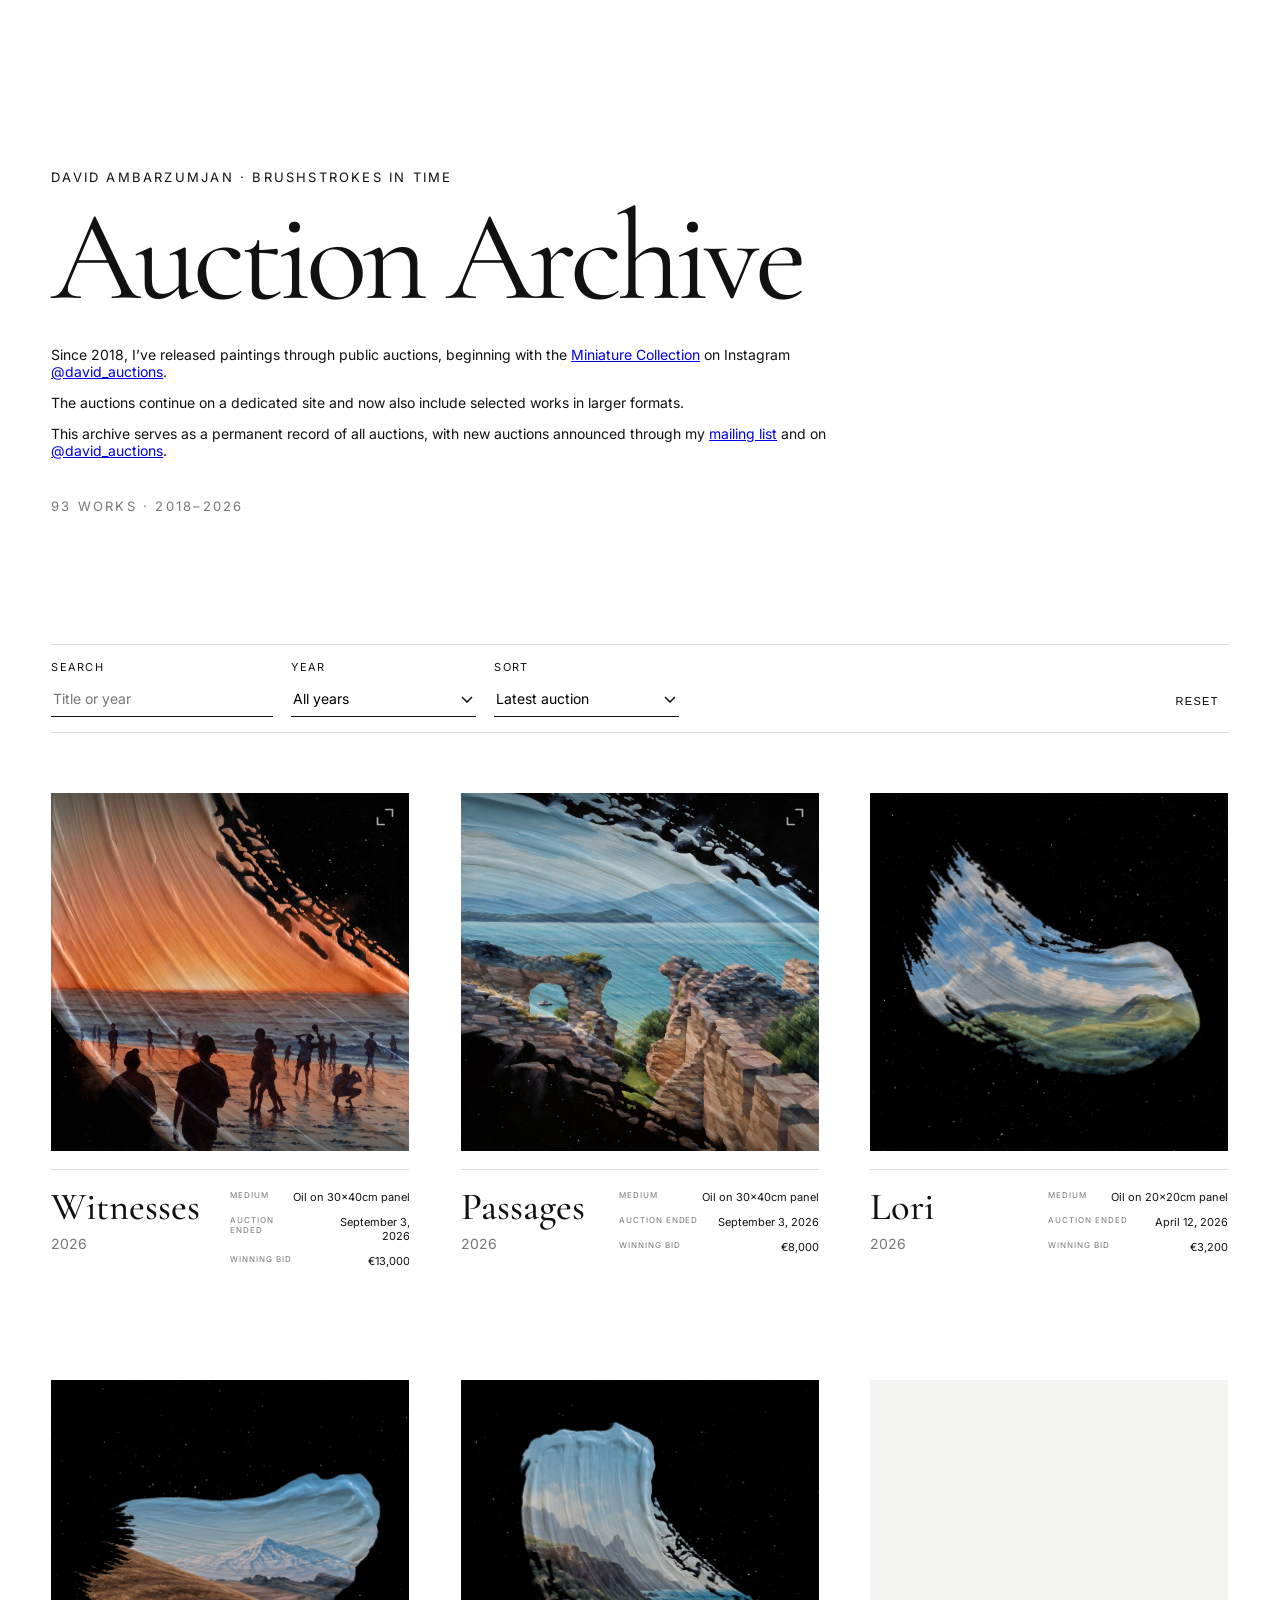
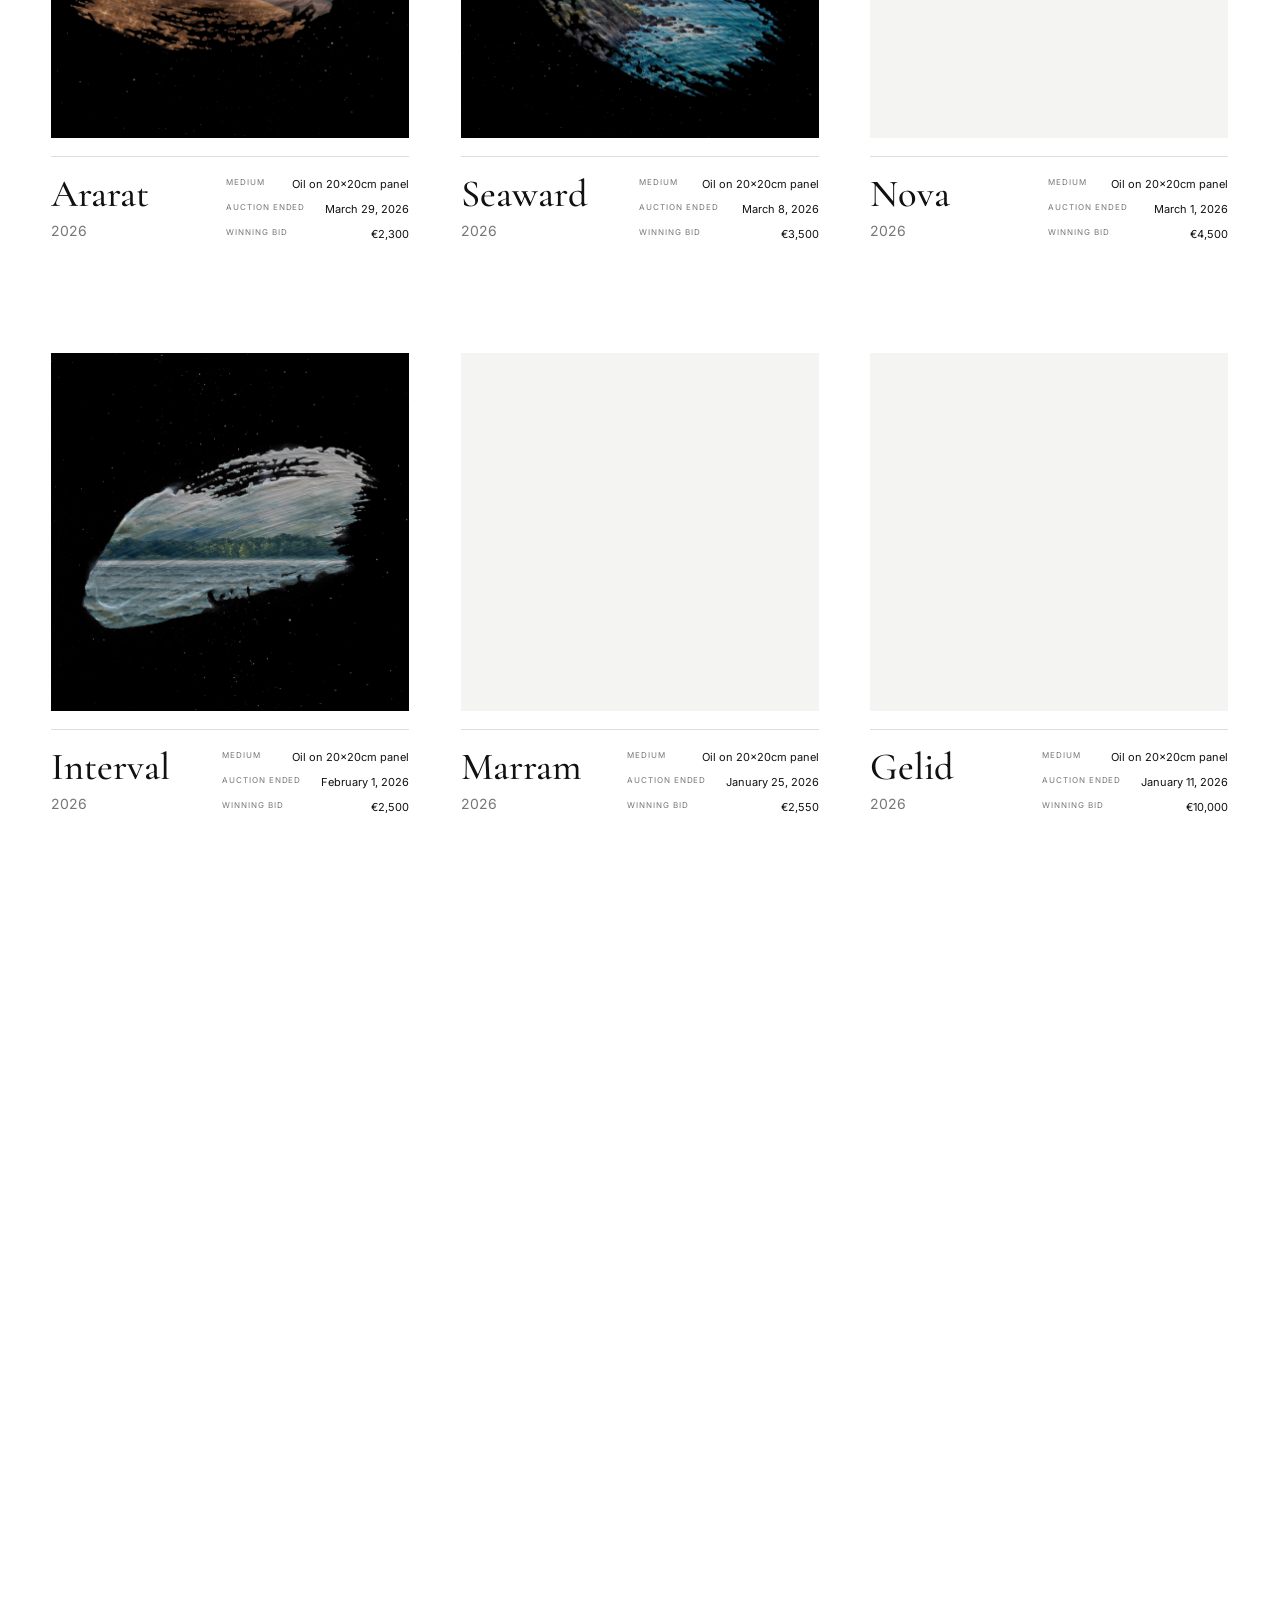
<file: index.html>
<!DOCTYPE html>

<html lang="en">
<head>
<meta content="noindex, nofollow" name="robots"/>
<meta charset="utf-8"/>
<meta content="width=device-width, initial-scale=1" name="viewport"/>
<title>Auction Archive — David Ambarzumjan</title>
<meta content="A permanent record of David Ambarzumjan's public painting auctions, with new auctions announced through his mailing list and on Instagram." name="description"/>
<link href="assets/styles.css" rel="stylesheet"/>
</head>
<body>
<main class="page-shell">
<header class="intro">
<p class="eyebrow">David Ambarzumjan · Brushstrokes in Time</p>
<h1>Auction Archive</h1>
<p class="description">Since 2018, I’ve released paintings through public auctions, beginning with the <a href="https://david-ambarzumjan.com/brushstrokes-in-time-miniature-collection">Miniature Collection</a> on Instagram <a href="https://www.instagram.com/david_auctions/">@david_auctions</a>.</p>
<p class="description">The auctions continue on a dedicated site and now also include selected works in larger formats.</p>
<p class="description">This archive serves as a permanent record of all auctions, with new auctions announced through my <a href="https://david-ambarzumjan.com/mailing-list">mailing list</a> and on <a href="https://www.instagram.com/david_auctions/">@david_auctions</a>.</p>
<p aria-live="polite" class="count" id="count"></p>
</header>
<section aria-label="Archive filters" class="controls">
<label>Search<input id="search" placeholder="Title or year" type="search"/></label>
<div class="select-controls">
<label>Year<select id="year"><option value="all">All years</option></select></label>
<label>Sort <select id="sort"><option value="latest">Latest auction</option><option value="earliest">Earliest auction</option><option value="high">Highest auction result</option><option value="low">Lowest auction result</option></select></label>
</div>
<button id="reset" type="button">Reset</button></section>
<section aria-live="polite" class="archive" id="archive"></section>
<p class="empty" hidden="" id="empty">No works match those filters.</p>
<p class="empty" hidden="" id="load-error">Archive data could not be loaded.</p>
</main>
<dialog class="viewer" id="viewer" aria-labelledby="gallery-title">
<button aria-label="Close gallery" class="close" type="button">×</button>
<button aria-label="Previous image" class="gallery-nav previous" type="button">‹</button>
<figure class="viewer-content">
<div class="viewer-frame"><img alt=""/></div>
<figcaption class="viewer-caption"><p id="gallery-title"></p><span class="image-counter" aria-live="polite"></span></figcaption>
</figure>
<button aria-label="Next image" class="gallery-nav next" type="button">›</button>
</dialog>
<script defer="" src="assets/app.js"></script>
</body>
</html>
</file>
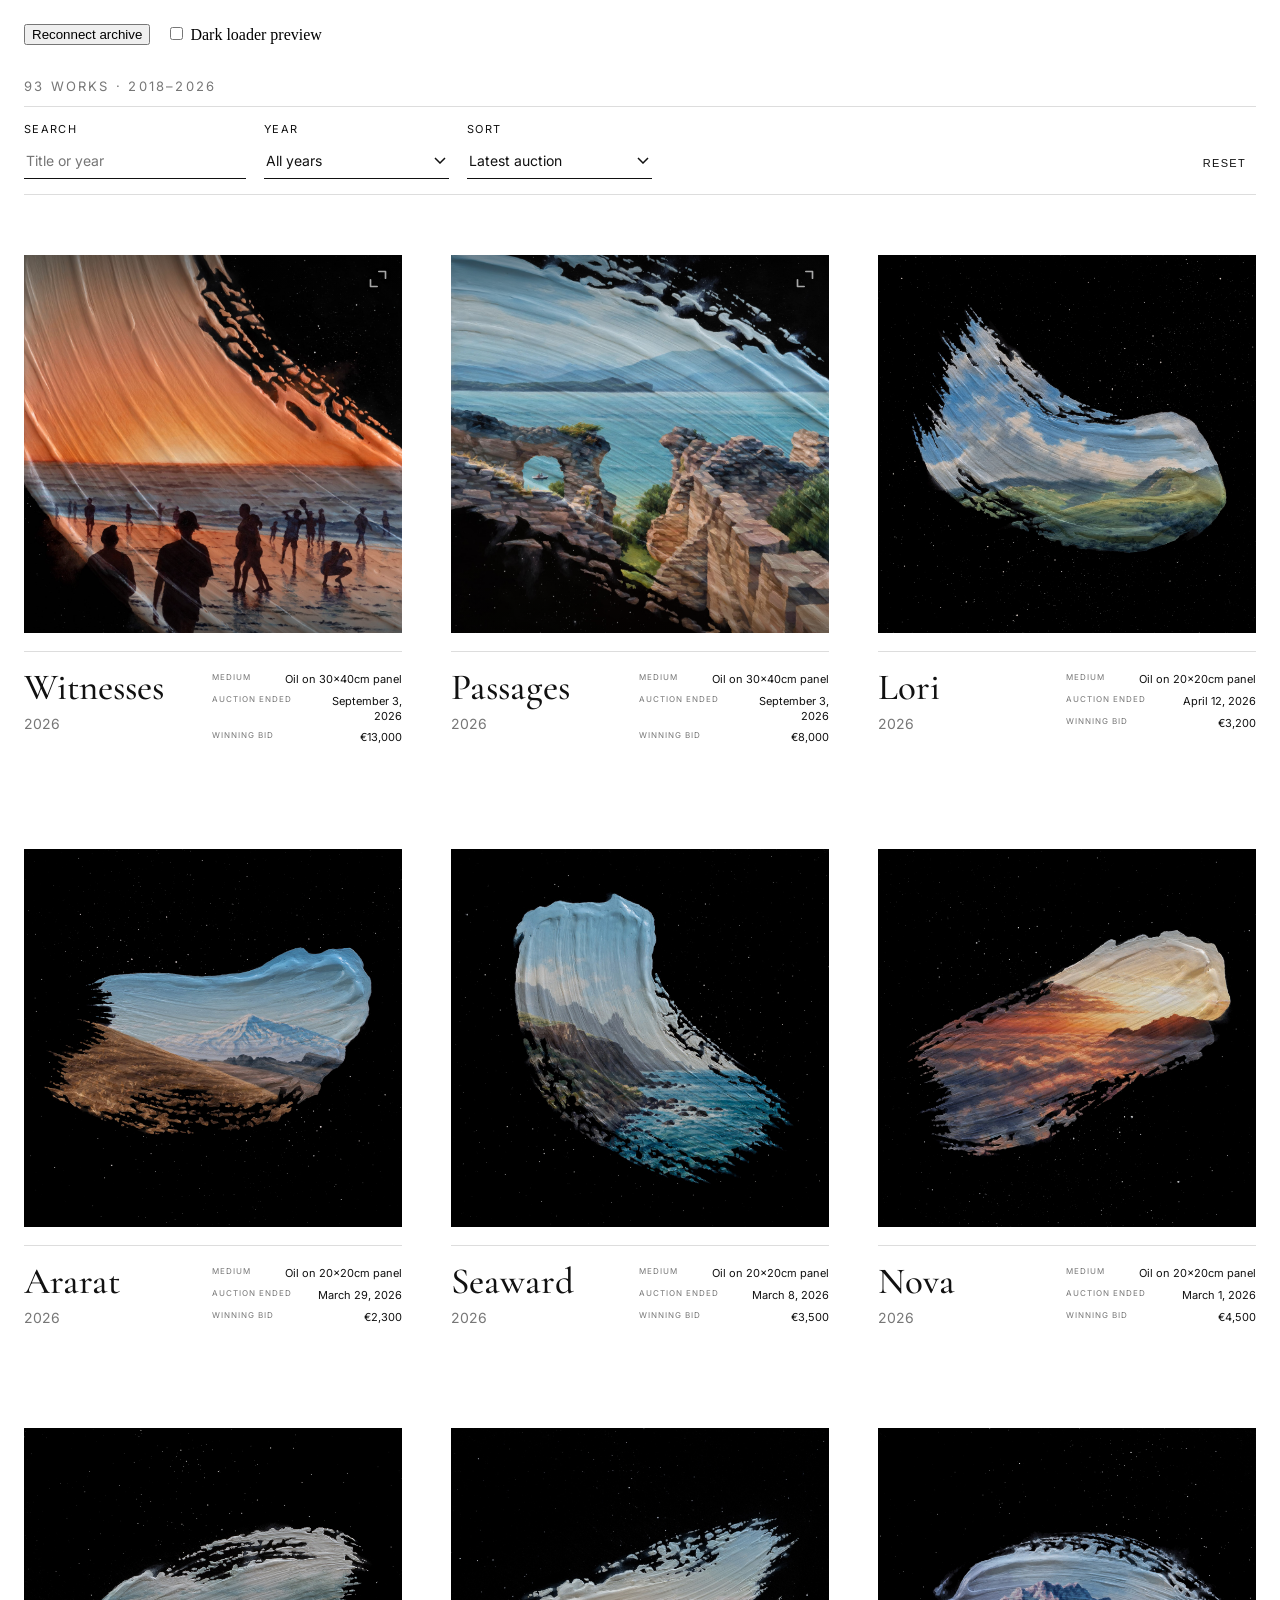
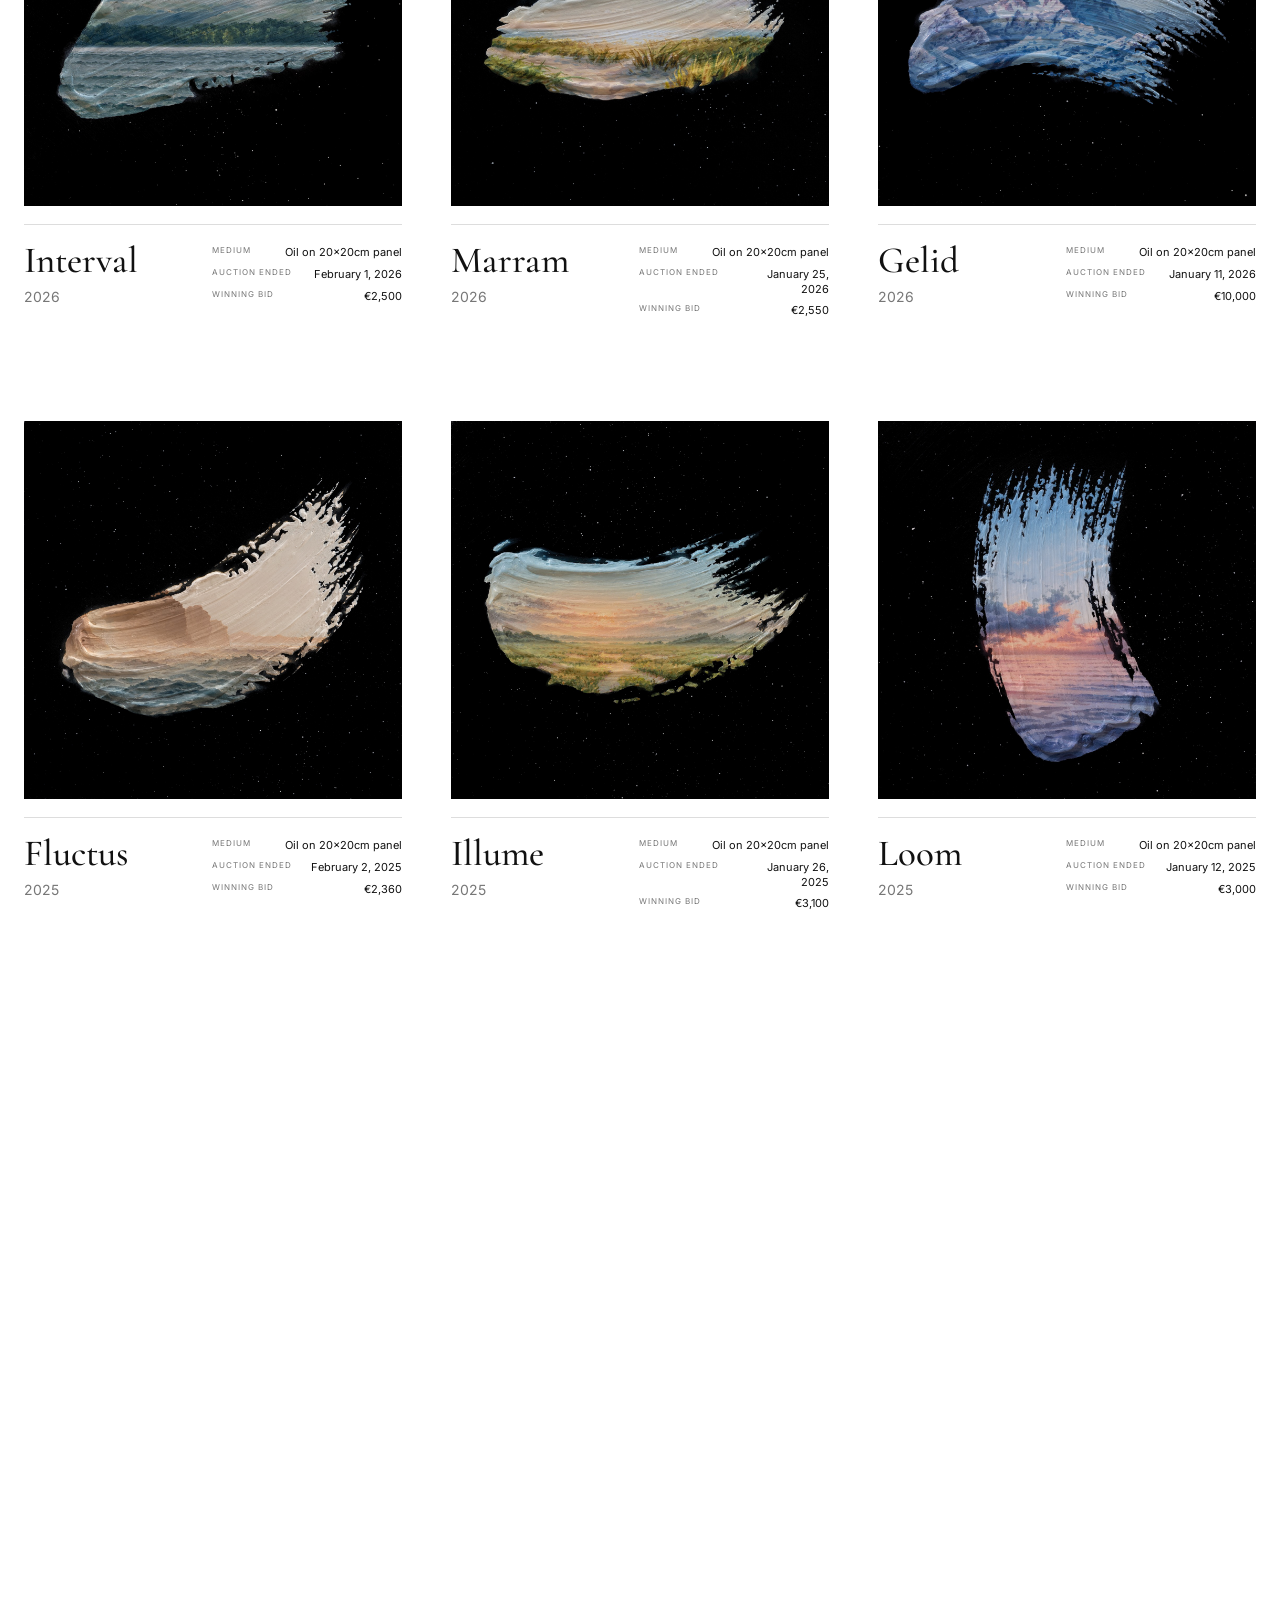
<file: scripts/preview.html>
<!doctype html>
<html lang="en">
<meta charset="utf-8">
<meta name="viewport" content="width=device-width, initial-scale=1">
<meta name="robots" content="noindex,nofollow">
<title>Auction archive — local preview</title>
<style>
  body { margin: 24px; }
  nav { display: flex; gap: 16px; margin-bottom: 32px; }
</style>
<nav aria-label="Preview controls">
  <button id="reconnect" type="button">Reconnect archive</button>
  <label><input id="dark" type="checkbox"> Dark loader preview</label>
</nav>
<auction-archive></auction-archive>
<script src="../assets/embed.js"></script>
<script>
  const archive = document.querySelector('auction-archive');
  document.querySelector('#reconnect').addEventListener('click', () => {
    archive.remove();
    document.body.appendChild(archive);
  });
  document.querySelector('#dark').addEventListener('change', event => {
    archive.classList.toggle('da-theme-dark', event.target.checked);
  });
</script>
</html>
</file>
<file: assets/styles.css>
@import url("https://fonts.googleapis.com/css2?family=Cormorant+Garamond:wght@400;500&family=Inter:wght@400;500;600&display=swap");
@font-face{font-family:"DA GHEA Mariam";font-style:normal;font-weight:400;font-display:swap;src:url("fonts/GHEAMariam/GHEAMariamReg.otf") format("opentype")}
:root{--ink:#111;--muted:#777;--line:#ddd;--paper:#fff;--pad:clamp(20px,4vw,64px)}*{box-sizing:border-box}html{scroll-behavior:smooth}body{margin:0;background:var(--paper);color:var(--ink);font-family:Inter,Arial,sans-serif;font-size:14px}main{padding:0 var(--pad) 90px}.intro{padding:clamp(72px,12vw,160px) 0 clamp(60px,9vw,115px);max-width:850px}.eyebrow,.count{text-transform:uppercase;letter-spacing:.17em;font-size:13px;line-height:1.45}.intro h1{font:400 clamp(58px,10vw,140px)/.82 Cormorant Garamond,Georgia,serif;margin:20px 0 35px;letter-spacing:-.045em}.lede{font:400 clamp(21px,3vw,36px)/1.25 Cormorant Garamond,Georgia,serif;max-width:680px}.count{margin-top:38px;color:var(--muted)}.controls{position:sticky;top:0;z-index:5;background:rgba(255,255,255,.94);backdrop-filter:blur(12px);border-top:1px solid var(--line);border-bottom:1px solid var(--line);padding:15px 0;display:flex;align-items:end;gap:18px;margin-bottom:60px}.controls label{display:grid;gap:8px;text-transform:uppercase;letter-spacing:.12em;font-size:11px}.controls input,.controls select{border:0;border-bottom:1px solid var(--ink);background:transparent;border-radius:0;padding:8px 2px;font:400 14px/1.3 Inter,Arial,sans-serif;min-width:185px}.controls button{margin-left:auto;background:transparent;border:0;text-transform:uppercase;letter-spacing:.12em;font-size:11px;cursor:pointer;padding:10px}.archive{display:grid;grid-template-columns:repeat(3,minmax(0,1fr));gap:clamp(65px,8vw,125px) clamp(24px,4vw,64px)}.artwork{min-width:0}.image-button{display:block;width:100%;padding:0;border:0;background:#f4f4f2;cursor:zoom-in;aspect-ratio:1/1;overflow:hidden}.image-button img{display:block;width:100%;height:100%;object-fit:contain;transition:transform .6s ease}.image-button:hover img{transform:scale(1.015)}.meta{display:grid;grid-template-columns:1fr auto;gap:30px;padding-top:18px;border-top:1px solid var(--line);margin-top:18px}.meta h2{--archive-title-size:clamp(27px,3vw,42px);font:500 var(--archive-title-size)/1 Cormorant Garamond,Georgia,serif;margin:0}.year{margin:8px 0 0;color:var(--muted)}dl{margin:0;min-width:180px}dl div{display:flex;justify-content:space-between;gap:20px;padding:2px 0 9px}dt{text-transform:uppercase;letter-spacing:.12em;font-size:8px;color:var(--muted)}dd{margin:0;font-size:11px;text-align:right}dialog{border:0;padding:0;background:#111;color:#fff;width:100vw;height:100vh;max-width:none;max-height:none;overflow:hidden;touch-action:pan-y}dialog::backdrop{background:#111}.viewer-frame{width:100%;height:calc(100% - 62px);display:flex;align-items:center;justify-content:center;overflow:hidden}.viewer-frame img{width:100%;height:100%;object-fit:contain;display:block;user-select:none;-webkit-user-drag:none}.viewer-caption{height:62px;margin:0;display:grid;grid-template-columns:1fr auto 1fr;align-items:center;padding:0 24px}.viewer-caption p{grid-column:2;margin:0;font:400 22px Cormorant Garamond,Georgia,serif;text-align:center}.image-counter{grid-column:3;justify-self:end;font-size:10px;letter-spacing:.14em;color:#bbb}.close{position:fixed;right:20px;top:15px;z-index:3;border:0;background:rgba(0,0,0,.55);color:white;width:42px;height:42px;border-radius:50%;font-size:28px;cursor:pointer}.gallery-nav{position:fixed;z-index:2;top:50%;transform:translateY(-50%);width:56px;height:76px;border:0;background:rgba(0,0,0,.3);color:#fff;font:300 54px/1 Georgia,serif;cursor:pointer;display:grid;place-items:center}.gallery-nav:hover{background:rgba(0,0,0,.55)}.gallery-nav.previous{left:14px}.gallery-nav.next{right:14px}.gallery-nav[hidden]{display:none}.viewer-frame img.slide-left{animation:slideLeft .24s ease}.viewer-frame img.slide-right{animation:slideRight .24s ease}@keyframes slideLeft{from{opacity:.35;transform:translateX(18px)}to{opacity:1;transform:none}}@keyframes slideRight{from{opacity:.35;transform:translateX(-18px)}to{opacity:1;transform:none}}body.viewer-open{overflow:hidden}#empty{text-align:center;padding:80px 0;color:var(--muted)}@media(max-width:760px){.site-header{align-items:flex-start;flex-direction:column}.site-header nav{gap:15px}.archive{grid-template-columns:1fr}.controls{flex-wrap:wrap}.controls label{flex:1}.controls input,.controls select{width:100%;min-width:0}.controls button{margin-left:0}.meta{grid-template-columns:1fr}.meta dl{max-width:300px}footer{grid-template-columns:1fr}.intro h1{font-size:70px}}@media(max-width:760px){.gallery-nav{width:44px;height:62px;font-size:44px;background:rgba(0,0,0,.18)}.gallery-nav.previous{left:4px}.gallery-nav.next{right:4px}.viewer-caption{padding:0 14px}.viewer-caption p{font-size:19px}.image-counter{font-size:9px}.close{right:10px;top:10px}}@media(prefers-reduced-motion:reduce){*{scroll-behavior:auto!important}.image-button img{transition:none}.viewer-frame img{animation:none!important}}
/* Embedded archive: Squarespace provides the global navigation. */
.image-button:disabled{cursor:default;color:var(--muted);font:inherit;border:1px solid var(--line)}
.image-button{position:relative}
.crop-expand{position:absolute;z-index:2;top:0;right:0;width:100%;height:120px;pointer-events:none;background:linear-gradient(to bottom,rgba(0,0,0,.42),rgba(0,0,0,.16) 38%,transparent);color:rgba(255,255,255,.65)}
.crop-bottom-gradient{position:absolute;z-index:1;right:0;bottom:0;width:100%;height:120px;pointer-events:none;background:linear-gradient(to top,rgba(0,0,0,.42),rgba(0,0,0,.16) 38%,transparent)}
.crop-expand svg{position:absolute;top:14px;right:14px;width:20px;height:20px;filter:drop-shadow(0 1px 2px rgba(0,0,0,.25))}
.image-button:hover .crop-expand,.image-button:focus-visible .crop-expand{color:rgba(255,255,255,.82)}
body>main{padding-top:1px}
@media(max-width:1100px) and (min-width:761px){.archive{grid-template-columns:repeat(2,minmax(0,1fr))}}
.artwork{content-visibility:auto;contain-intrinsic-size:620px}


/* Improved one-column metadata layout */
.charity-row dd{line-height:1.45}
@media(max-width:760px){
  .meta{grid-template-columns:1fr;gap:22px;padding-top:20px}
  .meta dl{width:100%;max-width:none;min-width:0}
  .meta dl>div{display:grid;grid-template-columns:minmax(100px,30%) minmax(0,1fr);align-items:start;gap:18px;padding:5px 0 12px}
  .meta dt{font-size:10px;line-height:1.35;padding-top:2px}
  .meta dd{min-width:0;font-size:13px;line-height:1.4;text-align:left;overflow-wrap:anywhere}
  .meta h2{font-size:36px}
  .year{font-size:16px}
}
@media(max-width:430px){
  .meta dl>div{grid-template-columns:1fr;gap:4px;padding:7px 0 13px}
  .meta dd{text-align:left}
}

/* Keep every fullscreen gallery image centered and inside the visible viewport. */
#viewer{height:100vh;height:100dvh}
.viewer-content{width:100%;height:100%;margin:0;display:grid;grid-template-rows:minmax(0,1fr) 62px}
.viewer-frame{width:100%;height:auto;min-width:0;min-height:0}
.viewer-frame img{width:100%;height:100%;max-width:100vw;max-height:calc(100vh - 62px);max-height:calc(100dvh - 62px);object-fit:contain;object-position:center}
.select-controls{display:flex;flex-direction:row;flex-wrap:nowrap;align-items:end;gap:18px}
.controls select{-webkit-appearance:none;appearance:none;background-image:url("data:image/svg+xml,%3Csvg xmlns='http://www.w3.org/2000/svg' width='12' height='7' viewBox='0 0 12 7'%3E%3Cpath d='M1 1l5 5 5-5' fill='none' stroke='%23111' stroke-width='1.5'/%3E%3C/svg%3E");background-repeat:no-repeat;background-position:right 3px center;background-size:12px 7px;padding-right:22px}
@media(max-width:760px){.select-controls{width:100%}.select-controls label{flex:1;min-width:0}}

/* Keep the sticky archive filters compact on phones. */
@media(max-width:760px){
  .controls{
    display:grid;
    grid-template-columns:minmax(0,1fr) auto;
    grid-template-areas:
      "search reset"
      "selects selects";
    align-items:end;
    gap:9px 14px;
    padding:9px 0 10px;
    margin-bottom:34px;
  }
  .controls>label{grid-area:search;min-width:0}
  .controls .select-controls{grid-area:selects;gap:12px}
  .controls>button{
    grid-area:reset;
    align-self:end;
    margin:0 0 1px;
    padding:6px 2px 7px;
  }
  .controls label{gap:3px;font-size:9px;letter-spacing:.1em}
  .controls input,
  .controls select{
    min-height:32px;
    padding:4px 1px;
    font-size:16px;
    line-height:1.2;
  }
}

/* Landscape phones use paired cards with the same card layout as desktop. */
@media(max-width:760px) and (orientation:landscape){
  .archive{grid-template-columns:repeat(2,minmax(0,1fr));gap:clamp(28px,6vw,42px) clamp(16px,3vw,24px)}
  .meta{display:grid;grid-template-columns:1fr auto;gap:30px;padding-top:18px;margin-top:18px}
  .meta h2{font:500 clamp(27px,3vw,42px)/1 Cormorant Garamond,Georgia,serif;margin:0}
  .year{margin:8px 0 0}
  .meta dl{margin:0;width:auto;max-width:none;min-width:180px}
  .meta dl>div{display:flex;justify-content:space-between;gap:20px;padding:2px 0 5px}
  .meta dt{font-size:8px;line-height:normal;padding-top:0;white-space:normal;text-align:left}
  .meta dd{min-width:0;font-size:11px;line-height:normal;text-align:right;overflow-wrap:normal}
}
.meta h2[lang="hy"],.viewer-caption p[lang="hy"]{font-family:"DA GHEA Mariam",Cormorant Garamond,Georgia,serif;font-weight:400}
.meta h2[lang="hy"]{font-size:calc(var(--archive-title-size) - 3px);line-height:1.08}
.viewer-caption p[lang="hy"]{font-size:20px;line-height:1.2}
@media(max-width:760px){.meta h2[lang="hy"]{--archive-title-size:36px}.viewer-caption p[lang="hy"]{font-size:17px}}
</file>
